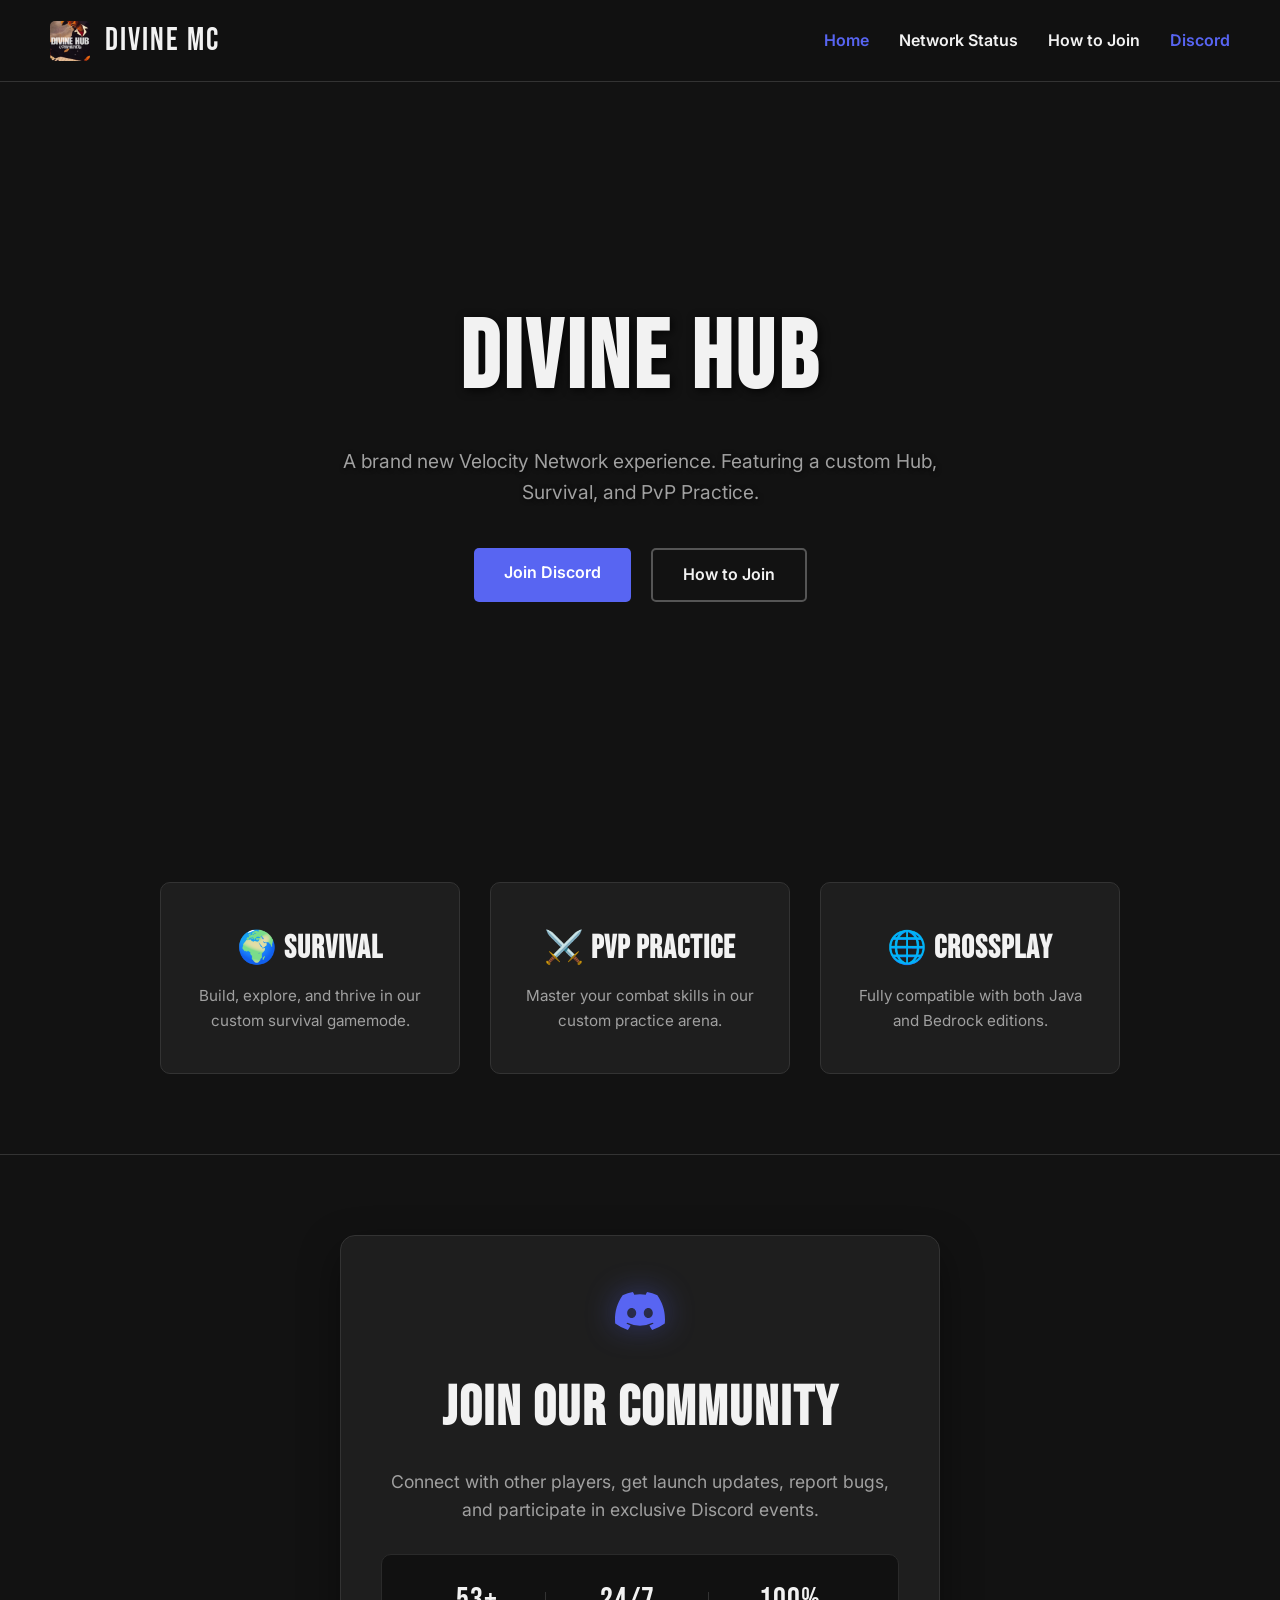
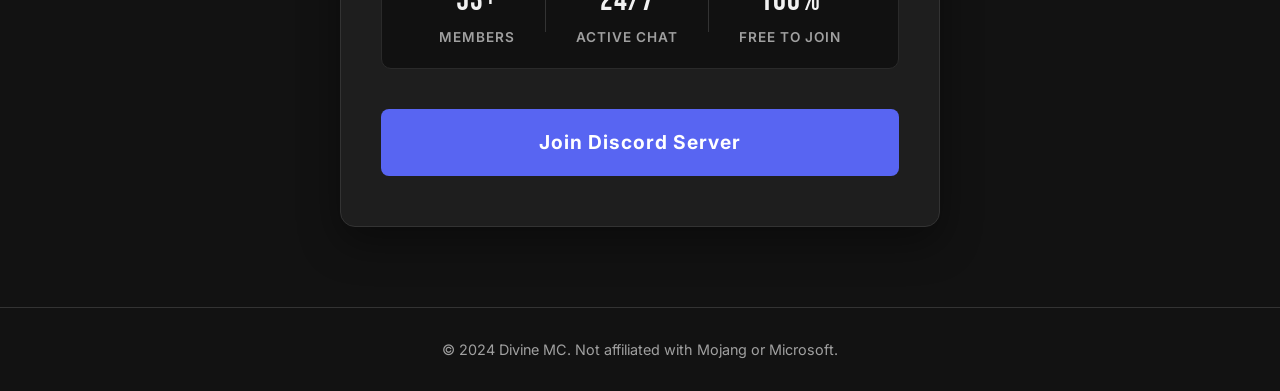
<file: index.html>
<!DOCTYPE html>
<html lang="en">
<head>
    <meta charset="UTF-8">
    <meta name="viewport" content="width=device-width, initial-scale=1.0">
    <title>Divine MC | Velocity Network</title>
    
    <!-- Open Graph / Discord Embeds (SEO) -->
    <meta property="og:type" content="website">
    <meta property="og:title" content="Divine MC | Velocity Network">
    <meta property="og:description" content="Join the ultimate crossplay experience. Featuring Hub, Survival, and PvP Practice!">
    <!-- IMPORTANT: Replace the URL below with a direct link to your logo image (e.g., hosted on Imgur) -->
    <meta property="og:image" content="https://i.imgur.com/YourLogoLinkHere.png"> 
    <meta property="og:url" content="https://divinemc.dpdns.org">
    <meta name="twitter:card" content="summary_large_image">

    <link href="https://fonts.googleapis.com/css2?family=Bebas+Neue&family=Inter:wght@400;600&display=swap" rel="stylesheet">
    <link rel="stylesheet" href="css/style.css">
</head>
<body>

    <nav>
        <a href="index.html" class="logo-container">
            <img src="images/logo.png" alt="Divine MC Logo" class="logo-img">
            <span class="logo-text">DIVINE MC</span>
        </a>
        <div class="nav-links">
            <a href="index.html" class="active">Home</a>
            <a href="status.html">Network Status</a>
            <a href="join.html">How to Join</a>
            <a href="https://discord.gg/M5pJBUN6nw" target="_blank" style="color: var(--discord);">Discord</a>
        </div>
    </nav>

    <header class="hero">
        <h1>DIVINE HUB</h1>
        <p>A brand new Velocity Network experience. Featuring a custom Hub, Survival, and PvP Practice.</p>
        <div class="btn-group">
            <a href="https://discord.gg/M5pJBUN6nw" target="_blank" class="btn btn-discord">Join Discord</a>
            <a href="join.html" class="btn btn-outline">How to Join</a>
        </div>
    </header>

    <section class="features">
        <div class="feature-card">
            <h3>🌍 Survival</h3>
            <p>Build, explore, and thrive in our custom survival gamemode.</p>
        </div>
        <div class="feature-card">
            <h3>⚔️ PvP Practice</h3>
            <p>Master your combat skills in our custom practice arena.</p>
        </div>
        <div class="feature-card">
            <h3>🌐 Crossplay</h3>
            <p>Fully compatible with both Java and Bedrock editions.</p>
        </div>
    </section>

    <!-- Custom Discord Card Section -->
    <section class="discord-section">
        <div class="discord-card">
            <div class="discord-header">
                <!-- Discord Logo SVG -->
                <svg width="50" height="50" viewBox="0 0 127.14 96.36" fill="none" xmlns="http://www.w3.org/2000/svg">
                    <path d="M107.7,8.07A105.15,105.15,0,0,0,81.47,0a72.06,72.06,0,0,0-3.36,6.83A97.68,97.68,0,0,0,49,6.83,72.37,72.37,0,0,0,45.64,0,105.89,105.89,0,0,0,19.39,8.09C2.79,32.65-1.71,56.6.54,80.21h0A105.73,105.73,0,0,0,32.71,96.36,77.7,77.7,0,0,0,39.6,85.25a68.42,68.42,0,0,1-10.85-5.18c.91-.66,1.8-1.34,2.66-2a75.57,75.57,0,0,0,64.32,0c.87.71,1.76,1.39,2.66,2a68.68,68.68,0,0,1-10.87,5.19,77,77,0,0,0,6.89,11.1A105.25,105.25,0,0,0,126.6,80.22h0C129.24,52.84,122.09,29.11,107.7,8.07ZM42.45,65.69C36.18,65.69,31,60,31,53s5-12.74,11.43-12.74S54,46,53.89,53,48.84,65.69,42.45,65.69Zm42.24,0C78.41,65.69,73.25,60,73.25,53s5-12.74,11.44-12.74S96.2,46,96.12,53,91.08,65.69,84.69,65.69Z" fill="#5865F2"/>
                </svg>
                <h2>Join Our Community</h2>
                <p>Connect with other players, get launch updates, report bugs, and participate in exclusive Discord events.</p>
            </div>
            
            <div class="discord-stats">
                <div class="stat">
                    <span class="stat-number">53+</span>
                    <span class="stat-label">Members</span>
                </div>
                <div class="stat-divider"></div>
                <div class="stat">
                    <span class="stat-number">24/7</span>
                    <span class="stat-label">Active Chat</span>
                </div>
                <div class="stat-divider"></div>
                <div class="stat">
                    <span class="stat-number">100%</span>
                    <span class="stat-label">Free to Join</span>
                </div>
            </div>

            <a href="https://discord.gg/M5pJBUN6nw" target="_blank" class="btn-join-discord">
                Join Discord Server
            </a>
        </div>
    </section>

    <footer>
        <p>&copy; 2024 Divine MC. Not affiliated with Mojang or Microsoft.</p>
    </footer>

</body>
</html>
</file>
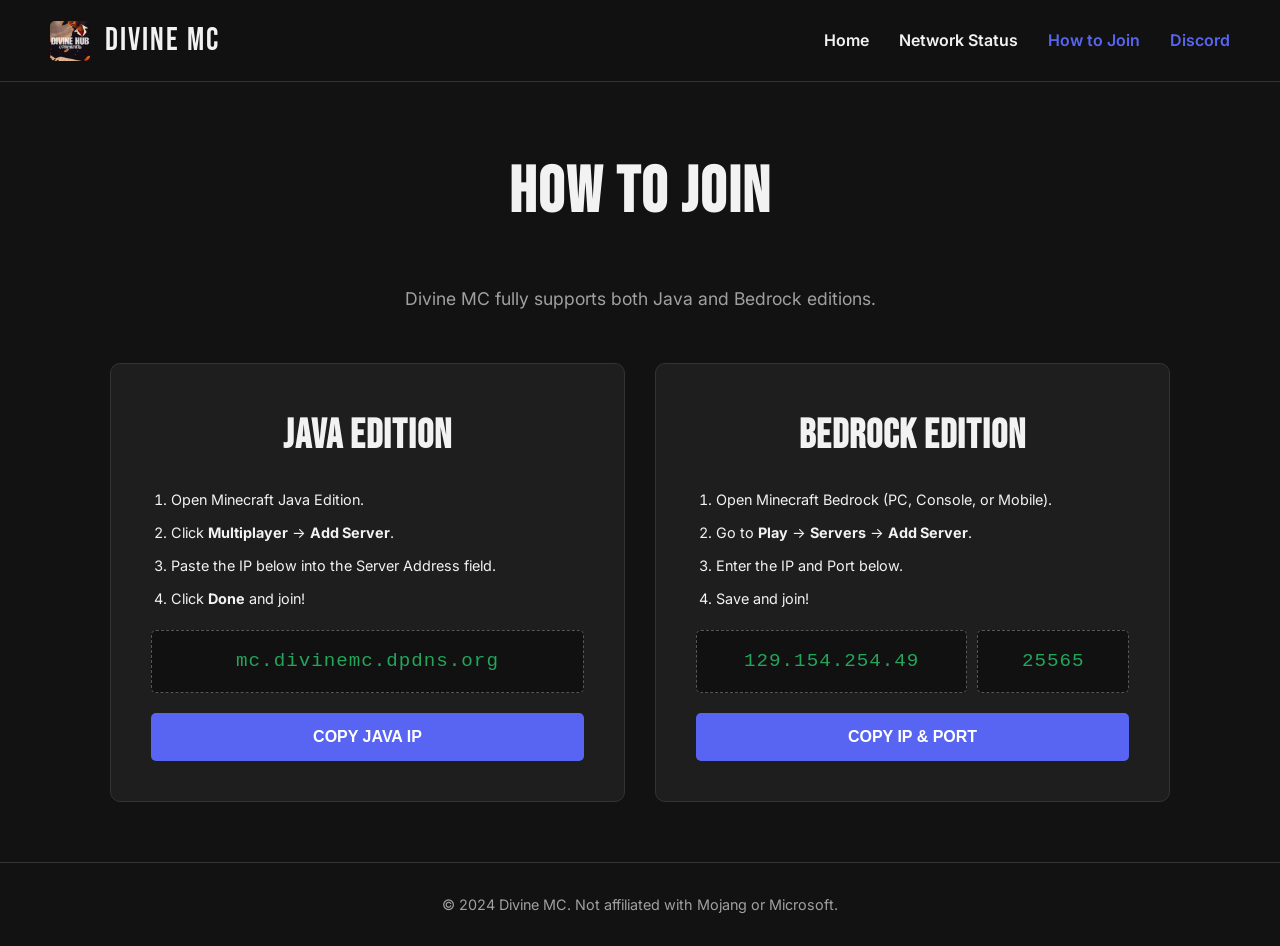
<file: join.html>
<!DOCTYPE html>
<html lang="en">
<head>
    <meta charset="UTF-8">
    <meta name="viewport" content="width=device-width, initial-scale=1.0">
    <title>Divine MC | How to Join</title>
    <link href="https://fonts.googleapis.com/css2?family=Bebas+Neue&family=Inter:wght@400;600&display=swap" rel="stylesheet">
    <link rel="stylesheet" href="css/style.css">
</head>
<body>

    <nav>
        <a href="index.html" class="logo-container">
            <img src="images/logo.png" alt="Divine MC Logo" class="logo-img">
            <span class="logo-text">DIVINE MC</span>
        </a>
        <div class="nav-links">
            <a href="index.html">Home</a>
            <a href="status.html">Network Status</a>
            <a href="join.html" class="active">How to Join</a>
            <a href="https://discord.gg/M5pJBUN6nw" target="_blank" style="color: var(--discord);">Discord</a>
        </div>
    </nav>

    <div class="container">
        <h1 class="page-title">How to Join</h1>
        <p class="subtitle">Divine MC fully supports both Java and Bedrock editions.</p>

        <div class="split">
            <!-- Java Edition -->
            <div class="box">
                <h2>Java Edition</h2>
                <ol class="steps">
                    <li>Open Minecraft Java Edition.</li>
                    <li>Click <strong>Multiplayer</strong> -> <strong>Add Server</strong>.</li>
                    <li>Paste the IP below into the Server Address field.</li>
                    <li>Click <strong>Done</strong> and join!</li>
                </ol>
                <div class="ip-box" id="java-ip">mc.divinemc.dpdns.org</div>
                <button class="btn-copy" onclick="copyText('java-ip', this)">COPY JAVA IP</button>
            </div>

            <!-- Bedrock Edition -->
            <div class="box">
                <h2>Bedrock Edition</h2>
                <ol class="steps">
                    <li>Open Minecraft Bedrock (PC, Console, or Mobile).</li>
                    <li>Go to <strong>Play</strong> -> <strong>Servers</strong> -> <strong>Add Server</strong>.</li>
                    <li>Enter the IP and Port below.</li>
                    <li>Save and join!</li>
                </ol>
                <div style="display: flex; gap: 10px; margin-bottom: 20px;">
                    <div class="ip-box" style="flex: 2; margin-bottom: 0;" id="bedrock-ip">129.154.254.49</div>
                    <div class="ip-box" style="flex: 1; margin-bottom: 0;" id="bedrock-port">25565</div>
                </div>
                <button class="btn-copy" onclick="copyBedrock(this)">COPY IP & PORT</button>
            </div>
        </div>
    </div>

    <footer>
        <p>&copy; 2024 Divine MC. Not affiliated with Mojang or Microsoft.</p>
    </footer>

    <script>
        function copyText(elementId, btn) {
            const text = document.getElementById(elementId).innerText;
            navigator.clipboard.writeText(text).then(() => {
                const originalText = btn.innerText;
                btn.innerText = "COPIED!";
                btn.classList.add("copied");
                setTimeout(() => {
                    btn.innerText = originalText;
                    btn.classList.remove("copied");
                }, 2000);
            });
        }

        function copyBedrock(btn) {
            const ip = document.getElementById('bedrock-ip').innerText;
            const port = document.getElementById('bedrock-port').innerText;
            const textToCopy = `IP: ${ip}\nPort: ${port}`;
            
            navigator.clipboard.writeText(textToCopy).then(() => {
                btn.innerText = "COPIED!";
                btn.classList.add("copied");
                setTimeout(() => {
                    btn.innerText = "COPY IP & PORT";
                    btn.classList.remove("copied");
                }, 2000);
            });
        }
    </script>
</body>
</html>
</file>
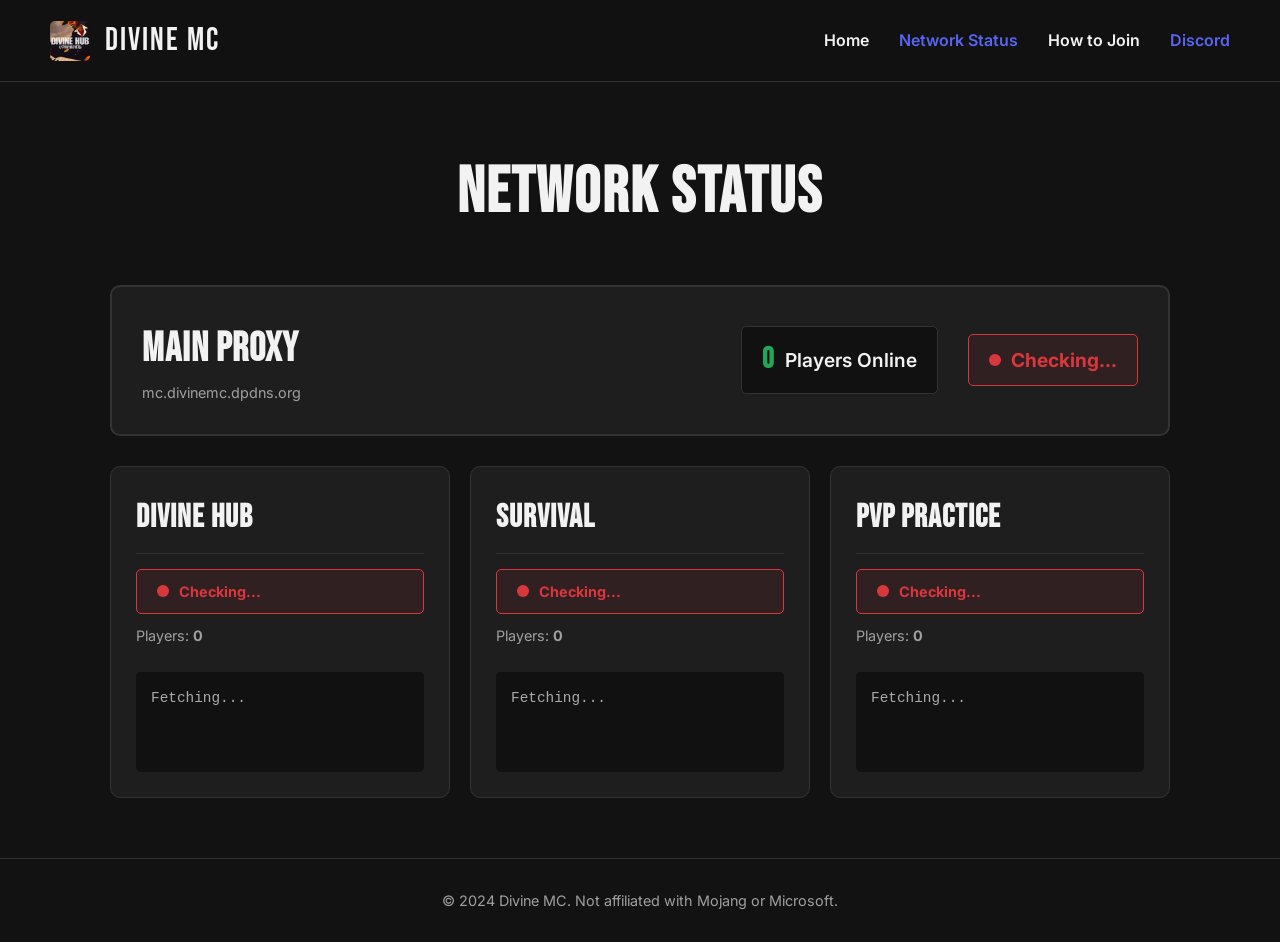
<file: status.html>
<!DOCTYPE html>
<html lang="en">
<head>
    <meta charset="UTF-8">
    <meta name="viewport" content="width=device-width, initial-scale=1.0">
    <title>Divine MC | Network Status</title>
    <link href="https://fonts.googleapis.com/css2?family=Bebas+Neue&family=Inter:wght@400;600&display=swap" rel="stylesheet">
    <link rel="stylesheet" href="css/style.css">
</head>
<body>

    <nav>
        <a href="index.html" class="logo-container">
            <img src="images/logo.png" alt="Divine MC Logo" class="logo-img">
            <span class="logo-text">DIVINE MC</span>
        </a>
        <div class="nav-links">
            <a href="index.html">Home</a>
            <a href="status.html" class="active">Network Status</a>
            <a href="join.html">How to Join</a>
            <a href="https://discord.gg/M5pJBUN6nw" target="_blank" style="color: var(--discord);">Discord</a>
        </div>
    </nav>

    <div class="container">
        <h1 class="page-title">Network Status</h1>

        <!-- Main Proxy (Horizontal with Total Players) -->
        <div class="main-status">
            <div>
                <h2>MAIN PROXY</h2>
                <p style="color: var(--text-muted); font-size: 0.9rem;">mc.divinemc.dpdns.org</p>
            </div>
            <div class="proxy-right">
                <div class="total-players">
                    <span id="proxy-count">0</span> Players Online
                </div>
                <div id="main-badge" class="status-badge offline-bg">
                    <div class="dot dot-offline"></div>
                    <span>Checking...</span>
                </div>
            </div>
        </div>

        <!-- Horizontal Grid for Game Modes -->
        <div class="grid-horizontal">
            <!-- Hub -->
            <div class="card">
                <h3>DIVINE HUB</h3>
                <div id="hub-badge" class="status-badge offline-bg" style="font-size: 0.9rem; margin-bottom: 10px;">
                    <div class="dot dot-offline"></div><span>Checking...</span>
                </div>
                <p style="color: var(--text-muted); font-size: 0.9rem; margin-bottom: 10px;">Players: <strong id="hub-count">0</strong></p>
                <div class="player-list" id="hub-players">Fetching...</div>
            </div>

            <!-- Survival -->
            <div class="card">
                <h3>SURVIVAL</h3>
                <div id="survival-badge" class="status-badge offline-bg" style="font-size: 0.9rem; margin-bottom: 10px;">
                    <div class="dot dot-offline"></div><span>Checking...</span>
                </div>
                <p style="color: var(--text-muted); font-size: 0.9rem; margin-bottom: 10px;">Players: <strong id="survival-count">0</strong></p>
                <div class="player-list" id="survival-players">Fetching...</div>
            </div>

            <!-- PvP Practice -->
            <div class="card">
                <h3>PVP PRACTICE</h3>
                <div id="practice-badge" class="status-badge offline-bg" style="font-size: 0.9rem; margin-bottom: 10px;">
                    <div class="dot dot-offline"></div><span>Checking...</span>
                </div>
                <p style="color: var(--text-muted); font-size: 0.9rem; margin-bottom: 10px;">Players: <strong id="practice-count">0</strong></p>
                <div class="player-list" id="practice-players">Fetching...</div>
            </div>
        </div>
    </div>

    <footer>
        <p>&copy; 2024 Divine MC. Not affiliated with Mojang or Microsoft.</p>
    </footer>

    <script src="js/status.js"></script>
</body>
</html>
</file>
<file: css/style.css>
/* =========================================
   DIVINE MC - GLOBAL STYLES
   ========================================= */
:root {
    --bg-dark: #121212;
    --bg-card: #1e1e1e;
    --bg-hover: #2a2a2a;
    --discord: #5865F2;
    --discord-hover: #4752C4;
    --text-main: #F2F2F2;
    --text-muted: #a0a0a0;
    
    /* Status Colors */
    --online: #23A55A;
    --offline: #DA373C;
    --soon: #F0B232;
}

* {
    margin: 0;
    padding: 0;
    box-sizing: border-box;
}

body {
    font-family: 'Inter', sans-serif;
    background-color: var(--bg-dark);
    color: var(--text-main);
    line-height: 1.6;
    min-height: 100vh;
    display: flex;
    flex-direction: column;
}

/* =========================================
   NAVIGATION
   ========================================= */
nav {
    background: rgba(18, 18, 18, 0.9);
    backdrop-filter: blur(10px);
    position: sticky;
    top: 0;
    z-index: 100;
    display: flex;
    justify-content: space-between;
    align-items: center;
    padding: 15px 50px;
    border-bottom: 1px solid #333;
}

.logo-container {
    display: flex;
    align-items: center;
    gap: 15px;
    text-decoration: none;
}

.logo-img {
    height: 40px;
    width: auto;
    border-radius: 5px;
}

.logo-text {
    font-family: 'Bebas Neue', sans-serif;
    font-size: 2rem;
    letter-spacing: 2px;
    color: var(--text-main);
}

.nav-links {
    display: flex;
    gap: 30px;
    align-items: center;
}

.nav-links a {
    color: var(--text-main);
    text-decoration: none;
    font-weight: 600;
    transition: color 0.3s;
}

.nav-links a:hover, .nav-links a.active {
    color: var(--discord);
}

/* =========================================
   BUTTONS
   ========================================= */
.btn {
    padding: 12px 30px;
    font-size: 1rem;
    font-weight: 600;
    border-radius: 5px;
    text-decoration: none;
    transition: 0.3s;
    border: none;
    cursor: pointer;
    display: inline-block;
}

.btn-discord {
    background: var(--discord);
    color: white;
}

.btn-discord:hover {
    background: var(--discord-hover);
    transform: translateY(-3px);
    box-shadow: 0 10px 20px rgba(88, 101, 242, 0.3);
}

.btn-outline {
    background: transparent;
    color: var(--text-main);
    border: 2px solid #555;
}

.btn-outline:hover {
    border-color: var(--text-main);
    transform: translateY(-3px);
}

/* =========================================
   HOME PAGE (INDEX)
   ========================================= */
.hero {
    height: 80vh;
    display: flex;
    flex-direction: column;
    justify-content: center;
    align-items: center;
    text-align: center;
    padding: 20px;
    background: linear-gradient(rgba(18,18,18,0.7), rgba(18,18,18,1)), url('https://images.unsplash.com/photo-1607988795691-3d0147b43231?q=80&w=1920&auto=format&fit=crop') no-repeat center center/cover;
}

.hero h1 {
    font-family: 'Bebas Neue', sans-serif;
    font-size: 6rem;
    letter-spacing: 4px;
    margin-bottom: 10px;
    text-shadow: 2px 2px 10px rgba(0,0,0,0.8);
}

.hero p {
    font-size: 1.2rem;
    color: var(--text-muted);
    max-width: 600px;
    margin-bottom: 40px;
    text-shadow: 1px 1px 5px rgba(0,0,0,0.8);
}

.btn-group {
    display: flex;
    gap: 20px;
}

.features {
    display: flex;
    justify-content: center;
    gap: 30px;
    padding: 80px 20px;
    flex-wrap: wrap;
}

.feature-card {
    background: var(--bg-card);
    padding: 40px 30px;
    border-radius: 10px;
    width: 300px;
    text-align: center;
    border: 1px solid #333;
    transition: 0.3s;
}

.feature-card:hover {
    transform: translateY(-10px);
    border-color: var(--discord);
}

.feature-card h3 {
    font-family: 'Bebas Neue', sans-serif;
    font-size: 2rem;
    margin-bottom: 10px;
    letter-spacing: 1px;
}

.feature-card p {
    color: var(--text-muted);
    font-size: 0.95rem;
}

/* =========================================
   STATUS PAGE
   ========================================= */
.container {
    max-width: 1100px;
    margin: 60px auto;
    padding: 0 20px;
    flex: 1;
    width: 100%;
}

.page-title {
    font-family: 'Bebas Neue', sans-serif;
    font-size: 4rem;
    text-align: center;
    margin-bottom: 40px;
    letter-spacing: 2px;
}

/* Main Proxy Alignment */
.main-status {
    background: var(--bg-card);
    border: 2px solid #333;
    border-radius: 10px;
    padding: 30px;
    display: flex;
    justify-content: space-between;
    align-items: center;
    margin-bottom: 30px;
}

.main-status h2 {
    font-family: 'Bebas Neue', sans-serif;
    font-size: 2.5rem;
    letter-spacing: 1px;
}

.proxy-right {
    display: flex;
    align-items: center;
    gap: 30px;
}

.total-players {
    font-size: 1.2rem;
    font-weight: 600;
    color: var(--text-main);
    background: #111;
    padding: 10px 20px;
    border-radius: 5px;
    border: 1px solid #333;
    display: flex;
    align-items: center;
    gap: 10px;
}

.total-players span {
    color: var(--online);
    font-family: 'Bebas Neue', sans-serif;
    font-size: 1.8rem;
    letter-spacing: 1px;
}

/* Status Badges */
.status-badge {
    padding: 10px 20px;
    border-radius: 5px;
    font-weight: bold;
    display: flex;
    align-items: center;
    gap: 10px;
    font-size: 1.2rem;
}

.dot {
    width: 12px;
    height: 12px;
    border-radius: 50%;
}

.online-bg {
    background: rgba(35, 165, 90, 0.1);
    border: 1px solid var(--online);
    color: var(--online);
}

.dot-online {
    background: var(--online);
    box-shadow: 0 0 10px var(--online);
}

.offline-bg {
    background: rgba(218, 55, 60, 0.1);
    border: 1px solid var(--offline);
    color: var(--offline);
}

.dot-offline {
    background: var(--offline);
}

/* Horizontal Grid for Game Modes */
.grid-horizontal {
    display: grid;
    grid-template-columns: repeat(3, 1fr); /* Forces 3 columns side-by-side */
    gap: 20px;
}

.grid-horizontal .card {
    background: var(--bg-card);
    border: 1px solid #333;
    border-radius: 10px;
    padding: 25px;
    display: flex;
    flex-direction: column;
}

.card h3 {
    font-family: 'Bebas Neue', sans-serif;
    font-size: 2rem;
    margin-bottom: 15px;
    letter-spacing: 1px;
    border-bottom: 1px solid #333;
    padding-bottom: 10px;
}

.player-list {
    background: #111;
    border-radius: 5px;
    padding: 15px;
    min-height: 100px;
    margin-top: 15px;
    font-family: monospace;
    color: #aaa;
    font-size: 0.9rem;
}

.player-list span {
    display: inline-block;
    background: #333;
    padding: 4px 8px;
    border-radius: 4px;
    margin: 3px;
    color: white;
}

.soon-text {
    color: var(--soon);
    font-weight: bold;
    font-size: 1.2rem;
    display: flex;
    align-items: center;
    gap: 10px;
    margin-top: 20px;
}

/* =========================================
   JOIN PAGE
   ========================================= */
.subtitle {
    text-align: center;
    color: var(--text-muted);
    margin-bottom: 50px;
    font-size: 1.1rem;
}

.split {
    display: flex;
    gap: 30px;
    flex-wrap: wrap;
}

.box {
    flex: 1;
    min-width: 300px;
    background: var(--bg-card);
    border: 1px solid #333;
    border-radius: 10px;
    padding: 40px;
    text-align: center;
}

.box h2 {
    font-family: 'Bebas Neue', sans-serif;
    font-size: 2.5rem;
    margin-bottom: 20px;
    letter-spacing: 1px;
}

.box p {
    color: var(--text-muted);
    margin-bottom: 20px;
    font-size: 0.95rem;
}

.ip-box {
    background: #111;
    border: 1px dashed #555;
    padding: 15px;
    border-radius: 5px;
    font-family: monospace;
    font-size: 1.2rem;
    margin-bottom: 20px;
    letter-spacing: 1px;
    color: var(--online);
}

.btn-copy {
    background: var(--discord);
    color: white;
    border: none;
    padding: 15px 30px;
    border-radius: 5px;
    font-size: 1rem;
    font-weight: bold;
    cursor: pointer;
    transition: 0.3s;
    width: 100%;
}

.btn-copy:hover {
    background: var(--discord-hover);
    transform: translateY(-2px);
}

.btn-copy.copied {
    background: var(--online);
}

.steps {
    text-align: left;
    margin-bottom: 20px;
    padding-left: 20px;
    font-size: 0.9rem;
}

.steps li {
    margin-bottom: 10px;
}

/* =========================================
   CUSTOM DISCORD CARD SECTION
   ========================================= */
.discord-section {
    background: var(--bg-dark);
    padding: 80px 20px;
    display: flex;
    justify-content: center;
    border-top: 1px solid #333;
}

.discord-card {
    background: var(--bg-card);
    border: 1px solid #333;
    border-radius: 15px;
    padding: 50px 40px;
    max-width: 600px;
    width: 100%;
    text-align: center;
    box-shadow: 0 15px 40px rgba(0, 0, 0, 0.4);
    transition: transform 0.3s ease, box-shadow 0.3s ease;
}

.discord-card:hover {
    transform: translateY(-5px);
    box-shadow: 0 20px 50px rgba(88, 101, 242, 0.15);
    border-color: rgba(88, 101, 242, 0.5);
}

.discord-header svg {
    margin-bottom: 20px;
    filter: drop-shadow(0 0 15px rgba(88, 101, 242, 0.4));
}

.discord-header h2 {
    font-family: 'Bebas Neue', sans-serif;
    font-size: 3.5rem;
    letter-spacing: 2px;
    margin-bottom: 15px;
    color: var(--text-main);
}

.discord-header p {
    color: var(--text-muted);
    font-size: 1.1rem;
    line-height: 1.6;
    margin-bottom: 30px;
}

.discord-stats {
    display: flex;
    justify-content: center;
    align-items: center;
    gap: 30px;
    margin-bottom: 40px;
    background: #111;
    padding: 20px;
    border-radius: 10px;
    border: 1px solid #2a2a2a;
}

.stat {
    display: flex;
    flex-direction: column;
}

.stat-number {
    font-family: 'Bebas Neue', sans-serif;
    font-size: 2rem;
    color: var(--text-main);
    letter-spacing: 1px;
}

.stat-label {
    color: var(--text-muted);
    font-size: 0.85rem;
    text-transform: uppercase;
    letter-spacing: 1px;
    font-weight: 600;
}

.stat-divider {
    width: 1px;
    height: 40px;
    background: #333;
}

.btn-join-discord {
    display: block;
    width: 100%;
    background: var(--discord);
    color: white;
    text-decoration: none;
    padding: 18px;
    border-radius: 8px;
    font-size: 1.2rem;
    font-weight: 700;
    letter-spacing: 1px;
    transition: 0.3s;
}

.btn-join-discord:hover {
    background: var(--discord-hover);
    transform: translateY(-3px);
    box-shadow: 0 10px 20px rgba(88, 101, 242, 0.3);
}

/* =========================================
   FOOTER
   ========================================= */
footer {
    text-align: center;
    padding: 30px;
    border-top: 1px solid #333;
    color: var(--text-muted);
    font-size: 0.9rem;
    margin-top: auto;
}

/* =========================================
   MOBILE RESPONSIVENESS
   ========================================= */
@media (max-width: 850px) {
    nav {
        flex-direction: column;
        gap: 15px;
        padding: 15px 20px;
    }
    
    .hero h1 {
        font-size: 4rem;
    }

    .main-status {
        flex-direction: column;
        text-align: center;
        gap: 20px;
    }
    
    .proxy-right {
        flex-direction: column;
        gap: 15px;
    }
    
    .grid-horizontal {
        grid-template-columns: 1fr; /* Stacks vertically on phones */
    }

    .split {
        flex-direction: column;
    }
    
    .discord-container {
        flex-direction: column;
        text-align: center;
        gap: 30px;
    }
}
</file>
